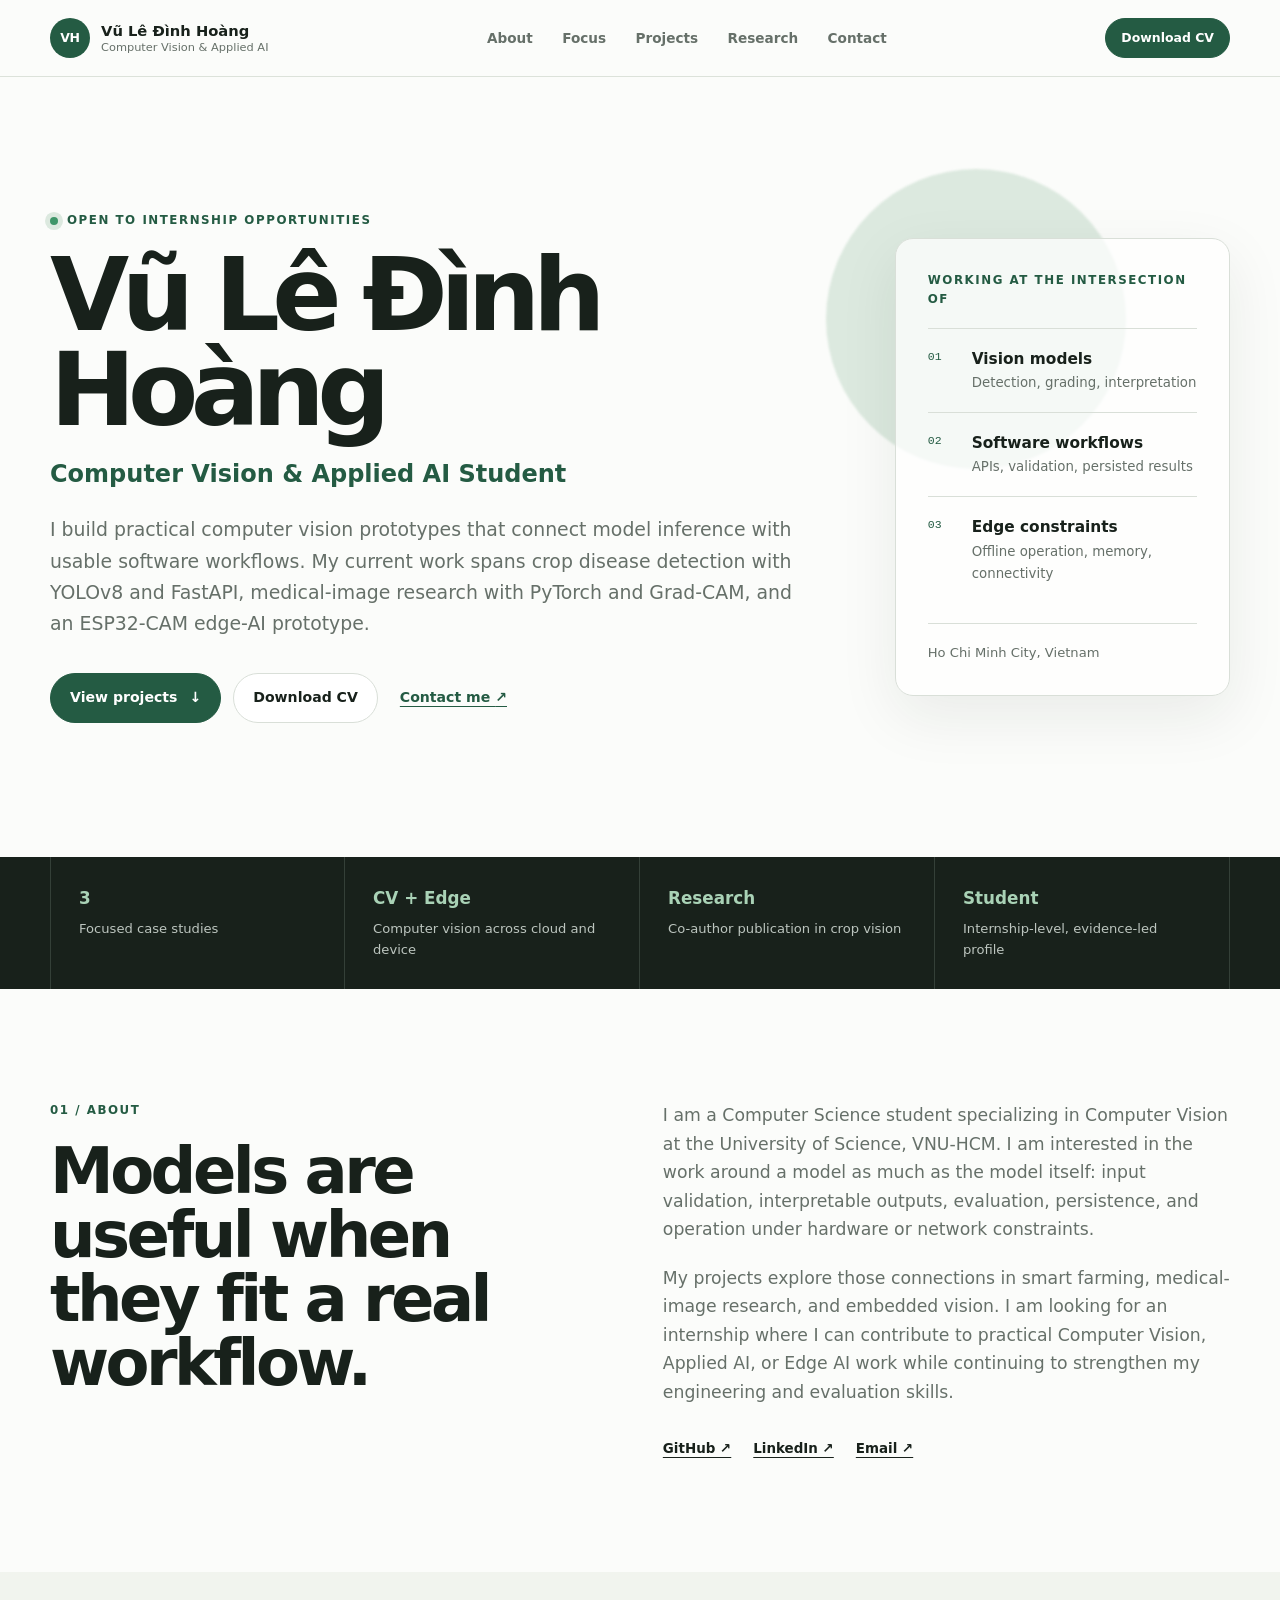
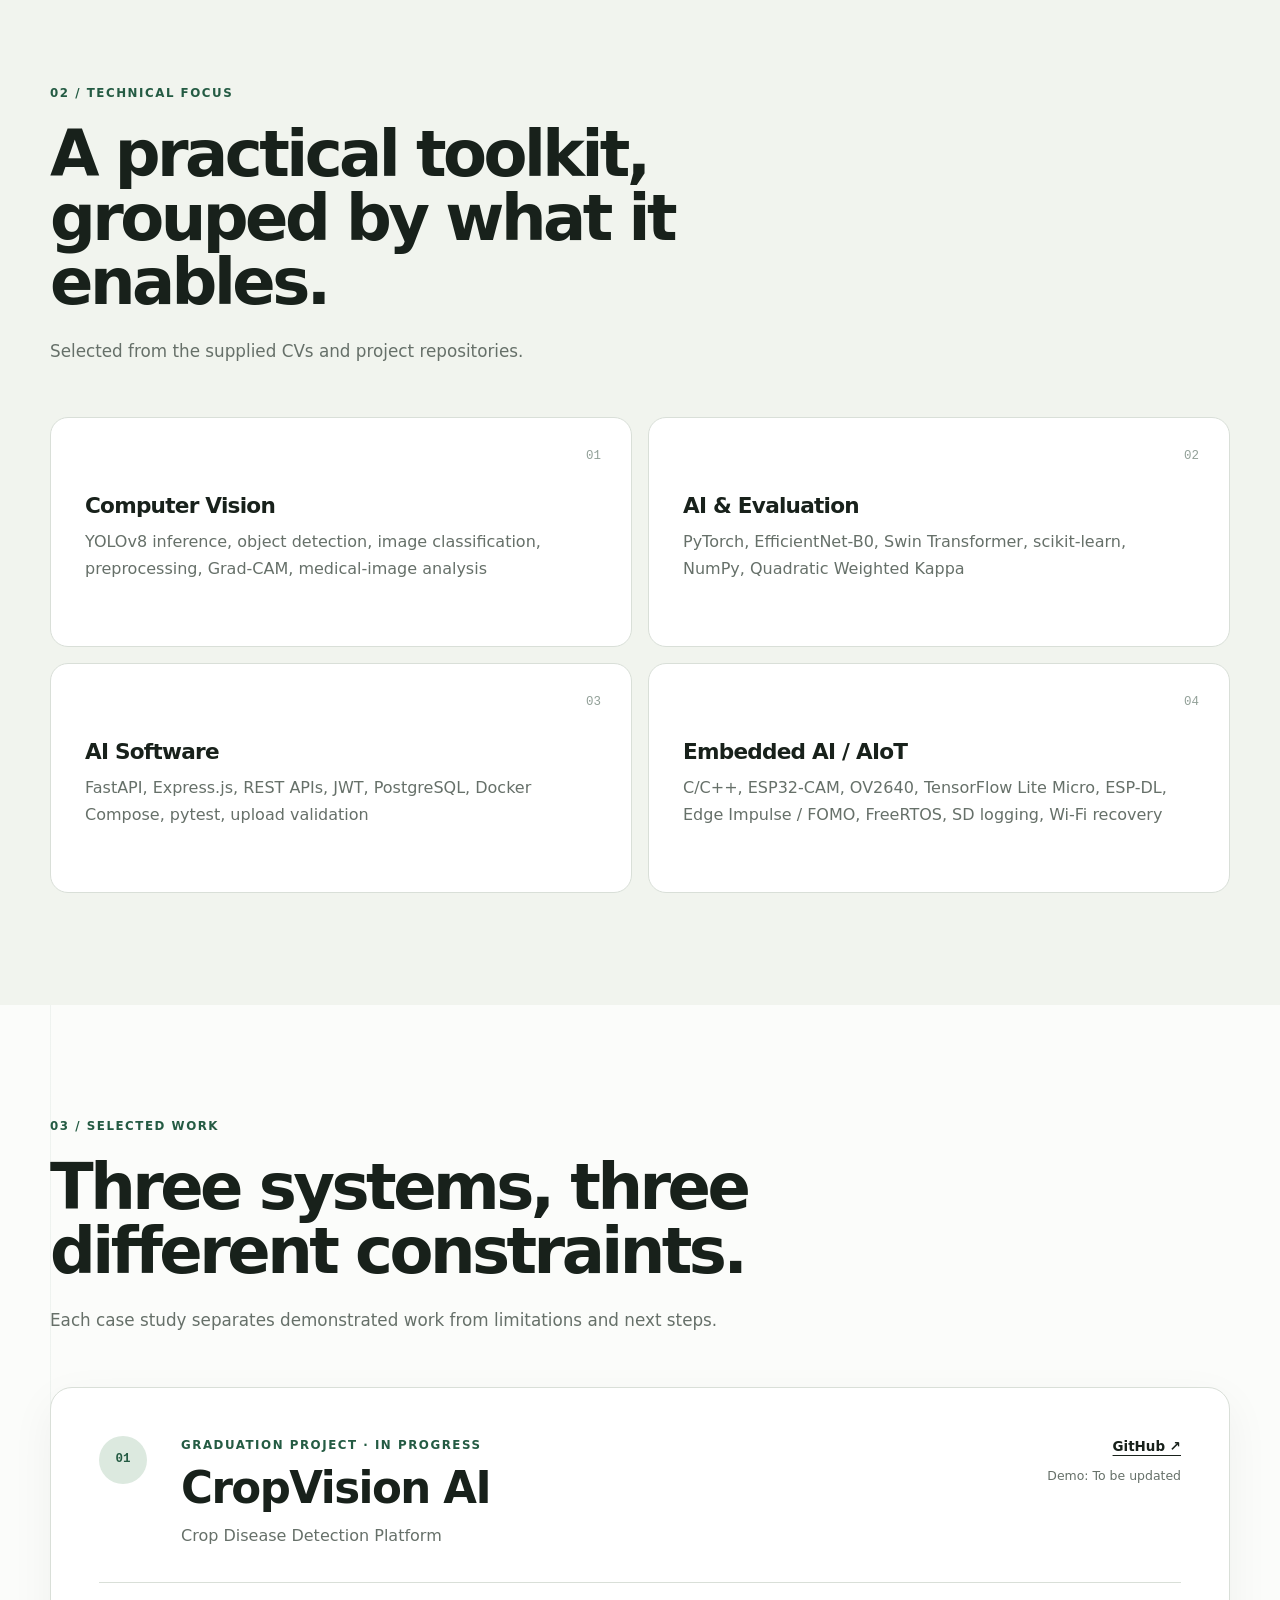
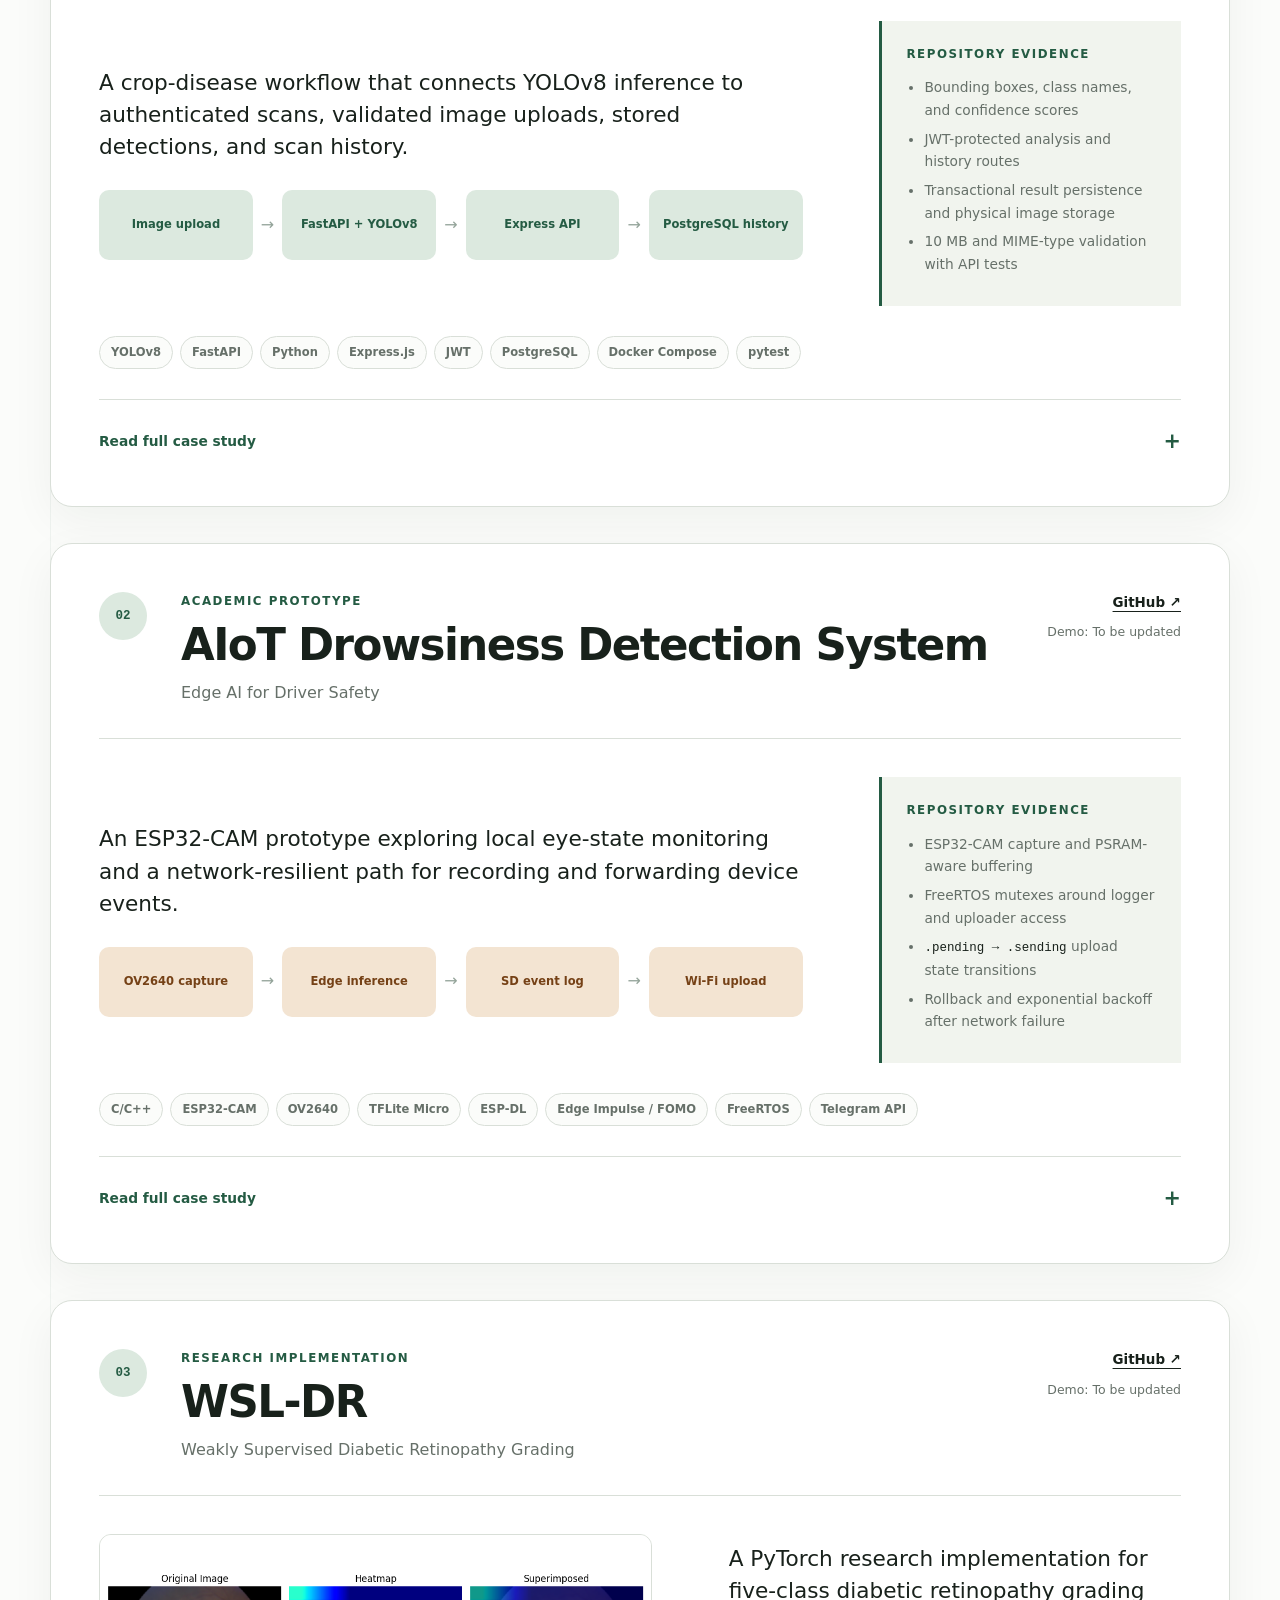
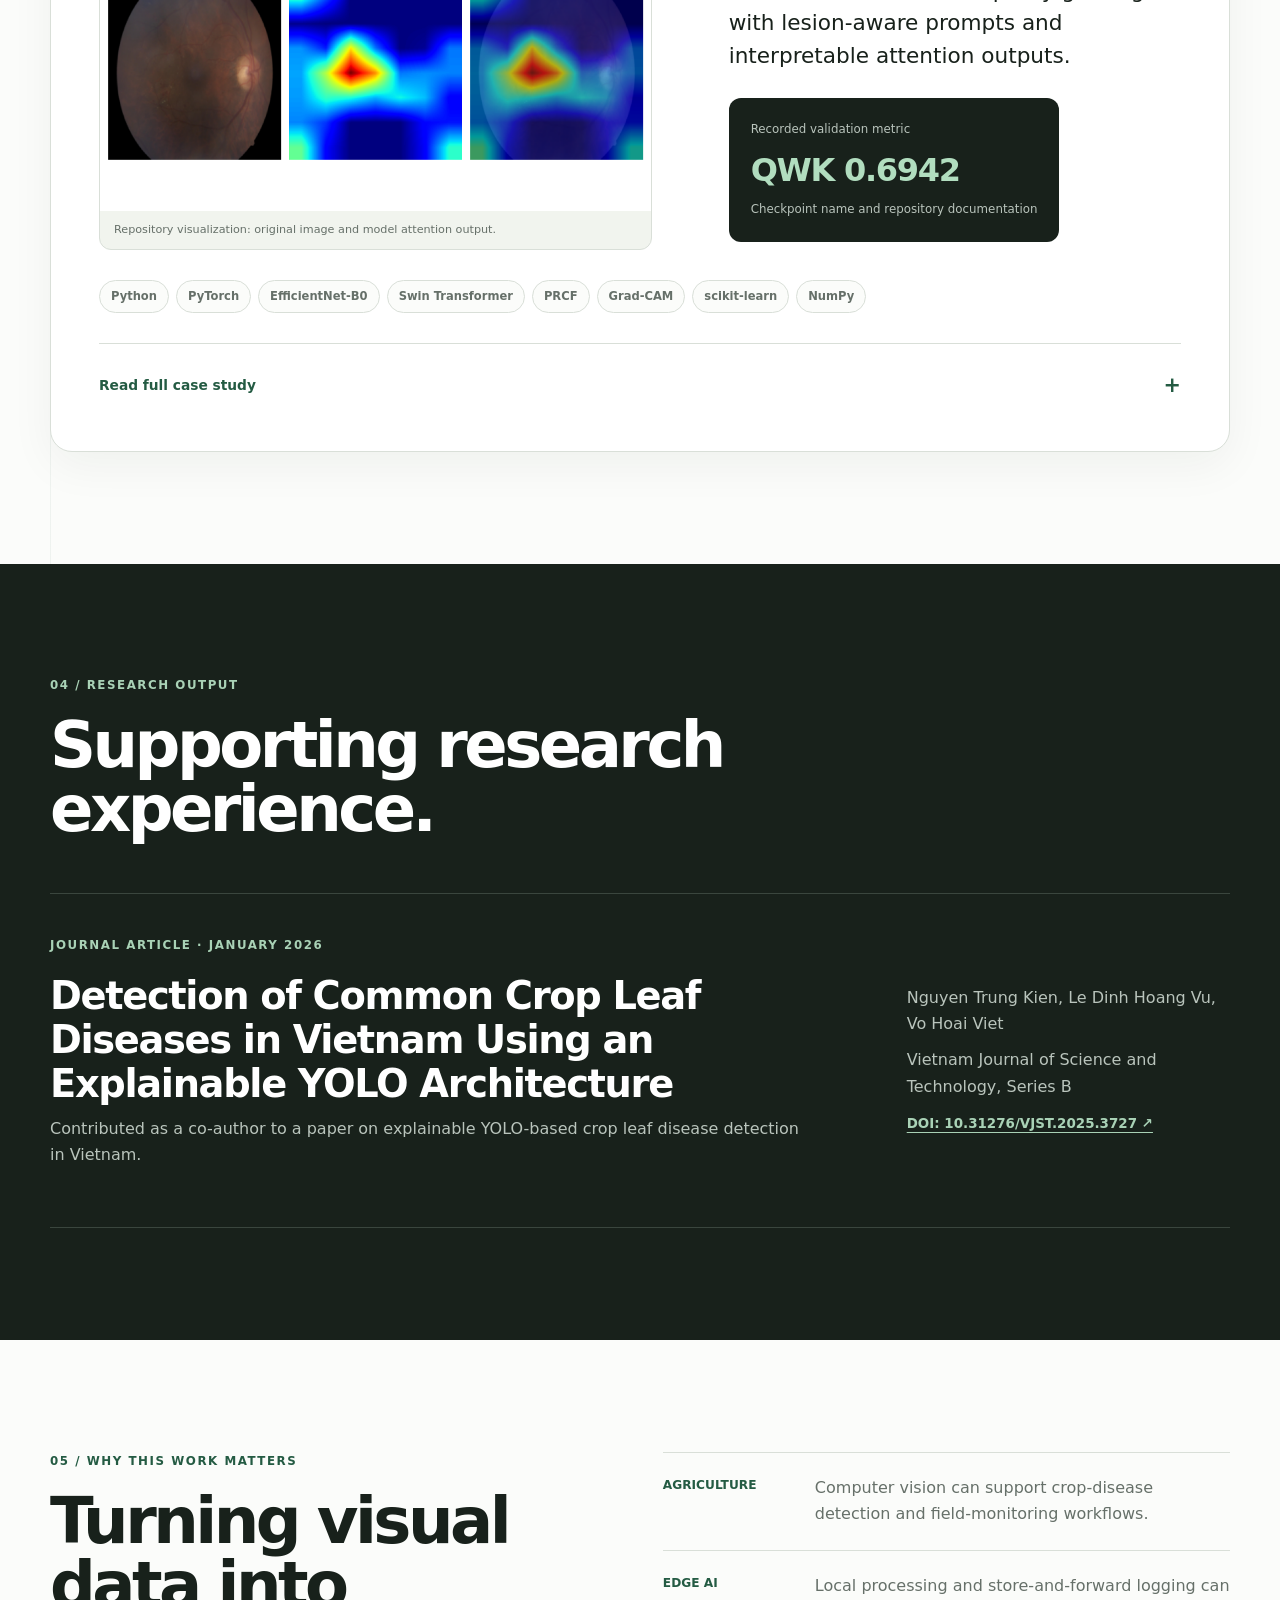
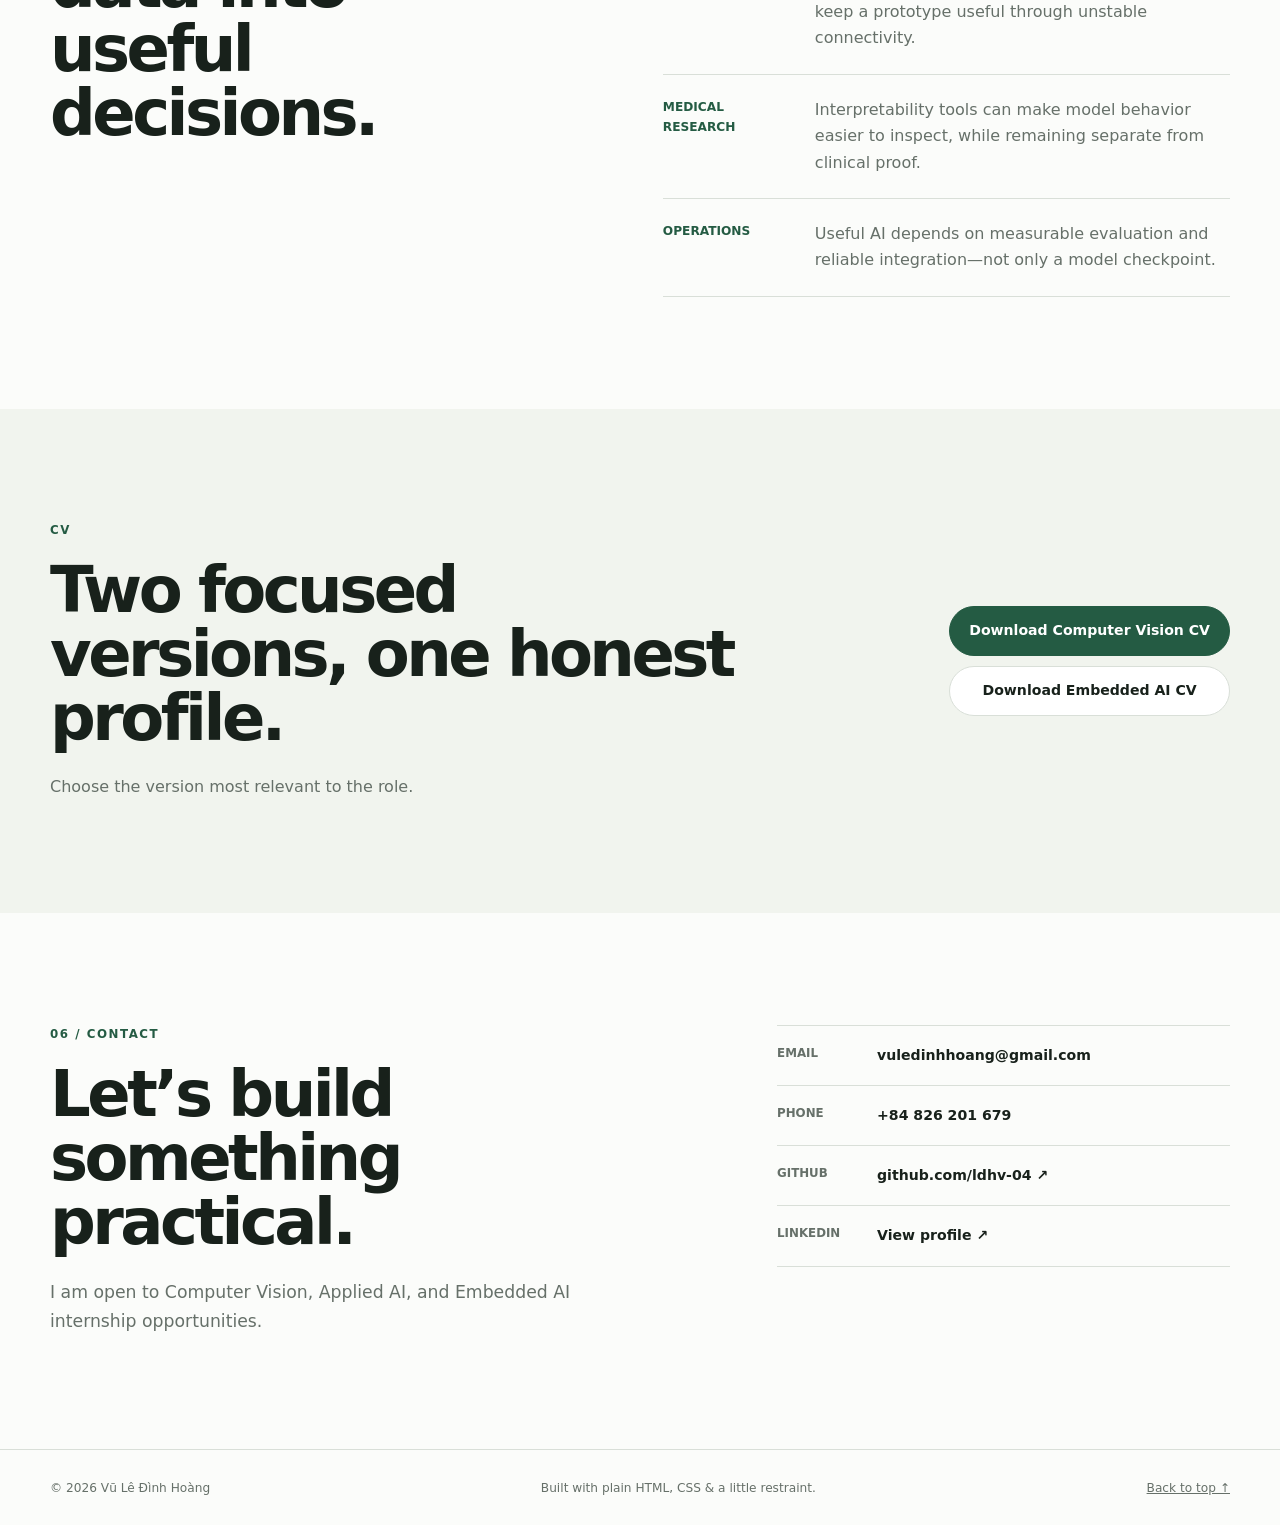
<file: index.html>
<!doctype html>
<html lang="en">
<head>
  <meta charset="utf-8">
  <meta name="viewport" content="width=device-width, initial-scale=1">
  <meta name="description" content="Vũ Lê Đình Hoàng — Computer Vision and Applied AI student building practical systems for agriculture, medical imaging, and edge AI.">
  <meta name="theme-color" content="#f5f7f2">
  <meta property="og:title" content="Vũ Lê Đình Hoàng | Computer Vision & Applied AI">
  <meta property="og:description" content="Practical computer vision systems for agriculture, medical imaging, and edge AI.">
  <meta property="og:type" content="website">
  <title>Vũ Lê Đình Hoàng | Computer Vision & Applied AI</title>
  <link rel="stylesheet" href="styles.css">
  <script src="script.js" defer></script>
</head>
<body id="top">
  <a class="skip-link" href="#main">Skip to content</a>

  <header class="site-header">
    <div class="shell nav-row">
      <a class="brand" href="#top" aria-label="Vũ Lê Đình Hoàng — home">
        <span class="brand-mark" aria-hidden="true">VH</span>
        <span>
          <strong>Vũ Lê Đình Hoàng</strong>
          <small>Computer Vision &amp; Applied AI</small>
        </span>
      </a>
      <nav aria-label="Primary navigation">
        <a href="#about">About</a>
        <a href="#focus">Focus</a>
        <a href="#projects">Projects</a>
        <a href="#research">Research</a>
        <a href="#contact">Contact</a>
      </nav>
      <a class="button button-small button-dark nav-cv" href="assets/cv/Le_Dinh_Hoang_Vu.pdf" download>Download CV</a>
    </div>
  </header>

  <main id="main">
    <section class="hero section">
      <div class="shell hero-grid">
        <div class="hero-copy">
          <p class="kicker"><span class="status-dot" aria-hidden="true"></span>Open to internship opportunities</p>
          <h1>Vũ Lê Đình Hoàng</h1>
          <p class="hero-role">Computer Vision &amp; Applied AI Student</p>
          <p class="hero-intro">I build practical computer vision prototypes that connect model inference with usable software workflows. My current work spans crop disease detection with YOLOv8 and FastAPI, medical-image research with PyTorch and Grad-CAM, and an ESP32-CAM edge-AI prototype.</p>
          <div class="actions">
            <a class="button button-primary" href="#projects">View projects <span aria-hidden="true">↓</span></a>
            <a class="button button-secondary" href="assets/cv/Le_Dinh_Hoang_Vu.pdf" download>Download CV</a>
            <a class="text-link" href="mailto:vuledinhhoang@gmail.com">Contact me <span aria-hidden="true">↗</span></a>
          </div>
        </div>

        <aside class="hero-panel" aria-label="Technical profile summary">
          <p class="panel-label">Working at the intersection of</p>
          <ol class="profile-path">
            <li><span>01</span><strong>Vision models</strong><small>Detection, grading, interpretation</small></li>
            <li><span>02</span><strong>Software workflows</strong><small>APIs, validation, persisted results</small></li>
            <li><span>03</span><strong>Edge constraints</strong><small>Offline operation, memory, connectivity</small></li>
          </ol>
          <p class="location">Ho Chi Minh City, Vietnam</p>
        </aside>
      </div>
    </section>

    <section class="proof-strip" aria-label="Portfolio highlights">
      <div class="shell proof-grid">
        <div><strong>3</strong><span>Focused case studies</span></div>
        <div><strong>CV + Edge</strong><span>Computer vision across cloud and device</span></div>
        <div><strong>Research</strong><span>Co-author publication in crop vision</span></div>
        <div><strong>Student</strong><span>Internship-level, evidence-led profile</span></div>
      </div>
    </section>

    <section class="section" id="about">
      <div class="shell split-heading">
        <div>
          <p class="section-label">01 / About</p>
          <h2>Models are useful when they fit a real workflow.</h2>
        </div>
        <div class="about-copy">
          <p>I am a Computer Science student specializing in Computer Vision at the University of Science, VNU-HCM. I am interested in the work around a model as much as the model itself: input validation, interpretable outputs, evaluation, persistence, and operation under hardware or network constraints.</p>
          <p>My projects explore those connections in smart farming, medical-image research, and embedded vision. I am looking for an internship where I can contribute to practical Computer Vision, Applied AI, or Edge AI work while continuing to strengthen my engineering and evaluation skills.</p>
          <div class="inline-links" aria-label="External profiles">
            <a href="https://github.com/ldhv-04" target="_blank" rel="noopener noreferrer">GitHub ↗</a>
            <a href="https://www.linkedin.com/in/vu-le-45a0051a7/" target="_blank" rel="noopener noreferrer">LinkedIn ↗</a>
            <a href="mailto:vuledinhhoang@gmail.com">Email ↗</a>
          </div>
        </div>
      </div>
    </section>

    <section class="section section-tinted" id="focus">
      <div class="shell">
        <div class="section-heading">
          <p class="section-label">02 / Technical focus</p>
          <h2>A practical toolkit, grouped by what it enables.</h2>
          <p>Selected from the supplied CVs and project repositories.</p>
        </div>
        <div class="focus-grid">
          <article class="focus-card">
            <span class="card-number">01</span>
            <h3>Computer Vision</h3>
            <p>YOLOv8 inference, object detection, image classification, preprocessing, Grad-CAM, medical-image analysis</p>
          </article>
          <article class="focus-card">
            <span class="card-number">02</span>
            <h3>AI &amp; Evaluation</h3>
            <p>PyTorch, EfficientNet-B0, Swin Transformer, scikit-learn, NumPy, Quadratic Weighted Kappa</p>
          </article>
          <article class="focus-card">
            <span class="card-number">03</span>
            <h3>AI Software</h3>
            <p>FastAPI, Express.js, REST APIs, JWT, PostgreSQL, Docker Compose, pytest, upload validation</p>
          </article>
          <article class="focus-card">
            <span class="card-number">04</span>
            <h3>Embedded AI / AIoT</h3>
            <p>C/C++, ESP32-CAM, OV2640, TensorFlow Lite Micro, ESP-DL, Edge Impulse / FOMO, FreeRTOS, SD logging, Wi-Fi recovery</p>
          </article>
        </div>
      </div>
    </section>

    <section class="section projects-section" id="projects">
      <div class="shell">
        <div class="section-heading">
          <p class="section-label">03 / Selected work</p>
          <h2>Three systems, three different constraints.</h2>
          <p>Each case study separates demonstrated work from limitations and next steps.</p>
        </div>

        <article class="project-card">
          <div class="project-top">
            <div class="project-index">01</div>
            <div class="project-title">
              <p class="project-status">Graduation project · In progress</p>
              <h3>CropVision AI</h3>
              <p class="project-subtitle">Crop Disease Detection Platform</p>
            </div>
            <div class="project-links">
              <a href="https://github.com/ldhv-04/CropVision" target="_blank" rel="noopener noreferrer">GitHub ↗</a>
              <span>Demo: To be updated</span>
            </div>
          </div>

          <div class="project-content">
            <div>
              <p class="project-lead">A crop-disease workflow that connects YOLOv8 inference to authenticated scans, validated image uploads, stored detections, and scan history.</p>
              <div class="flow-diagram" aria-label="CropVision system flow">
                <span>Image upload</span><i aria-hidden="true">→</i><span>FastAPI + YOLOv8</span><i aria-hidden="true">→</i><span>Express API</span><i aria-hidden="true">→</i><span>PostgreSQL history</span>
              </div>
            </div>
            <div class="evidence-list">
              <p class="mini-label">Repository evidence</p>
              <ul>
                <li>Bounding boxes, class names, and confidence scores</li>
                <li>JWT-protected analysis and history routes</li>
                <li>Transactional result persistence and physical image storage</li>
                <li>10 MB and MIME-type validation with API tests</li>
              </ul>
            </div>
          </div>

          <ul class="tags" aria-label="CropVision technologies">
            <li>YOLOv8</li><li>FastAPI</li><li>Python</li><li>Express.js</li><li>JWT</li><li>PostgreSQL</li><li>Docker Compose</li><li>pytest</li>
          </ul>

          <details class="case-study">
            <summary>Read full case study <span aria-hidden="true">+</span></summary>
            <div class="case-grid">
              <section><h4>Problem</h4><p>A model prediction alone does not give an agricultural user a usable way to submit images, receive structured detections, or revisit earlier scans.</p></section>
              <section><h4>Motivation</h4><p>Explore how computer vision can support crop monitoring by turning detections into a structured, reviewable software workflow.</p></section>
              <section><h4>My role</h4><p>Built or contributed to the FastAPI YOLOv8 service, image validation, bounding-box outputs, authenticated Express workflow, PostgreSQL result persistence, Docker setup, and prediction/upload tests.</p></section>
              <section><h4>Solution</h4><p>The FastAPI service validates images and returns detections. The Express layer protects scan routes with JWT, persists uploaded files, and stores samples and detection boxes in a PostgreSQL transaction.</p></section>
              <section><h4>Current result</h4><p>The repository supports local multi-service operation, inference integration, protected scan submission, physical image persistence, and per-user scan history. Current status: in progress.</p></section>
              <section><h4>Limitations</h4><p>Needs broader real-world crop data, clearer model evaluation, user testing, and a public deployment. The supplied repository does not establish field impact or production use.</p></section>
              <section class="case-wide"><h4>Next steps</h4><p>Strengthen dataset and evaluation reporting, improve the scan workflow, monitor inference failures, and prepare screenshots and a short demo.</p></section>
            </div>
          </details>
        </article>

        <article class="project-card">
          <div class="project-top">
            <div class="project-index">02</div>
            <div class="project-title">
              <p class="project-status">Academic prototype</p>
              <h3>AIoT Drowsiness Detection System</h3>
              <p class="project-subtitle">Edge AI for Driver Safety</p>
            </div>
            <div class="project-links">
              <a href="https://github.com/ldhv-04/SDEsp32" target="_blank" rel="noopener noreferrer">GitHub ↗</a>
              <span>Demo: To be updated</span>
            </div>
          </div>

          <div class="project-content">
            <div>
              <p class="project-lead">An ESP32-CAM prototype exploring local eye-state monitoring and a network-resilient path for recording and forwarding device events.</p>
              <div class="flow-diagram flow-amber" aria-label="Drowsiness prototype system flow">
                <span>OV2640 capture</span><i aria-hidden="true">→</i><span>Edge inference</span><i aria-hidden="true">→</i><span>SD event log</span><i aria-hidden="true">→</i><span>Wi-Fi upload</span>
              </div>
            </div>
            <div class="evidence-list">
              <p class="mini-label">Repository evidence</p>
              <ul>
                <li>ESP32-CAM capture and PSRAM-aware buffering</li>
                <li>FreeRTOS mutexes around logger and uploader access</li>
                <li><code>.pending → .sending</code> upload state transitions</li>
                <li>Rollback and exponential backoff after network failure</li>
              </ul>
            </div>
          </div>

          <ul class="tags" aria-label="Drowsiness prototype technologies">
            <li>C/C++</li><li>ESP32-CAM</li><li>OV2640</li><li>TFLite Micro</li><li>ESP-DL</li><li>Edge Impulse / FOMO</li><li>FreeRTOS</li><li>Telegram API</li>
          </ul>

          <details class="case-study">
            <summary>Read full case study <span aria-hidden="true">+</span></summary>
            <div class="case-grid">
              <section><h4>Problem</h4><p>A driver-monitoring prototype should keep its local workflow available during intermittent connectivity instead of treating the network as a hard dependency.</p></section>
              <section><h4>Motivation</h4><p>Explore how camera input, lightweight on-device inference, local event handling, and delayed synchronization fit within ESP32-CAM constraints.</p></section>
              <section><h4>My role</h4><p>The CV records work on ESP-DL face detection, dynamic 96×96 eye-region preprocessing, INT8 FOMO inference with TensorFlow Lite Micro and PSRAM, sustained-closure filtering, UART warnings, Telegram alerts, and a FreeRTOS upload task.</p></section>
              <section><h4>Solution</h4><p>The CV describes an offline eye-state pipeline with local warning logic. The repository directly shows OV2640 capture plus SD-card JSONL logging, transaction-like file states, streaming upload, rollback, and network backoff.</p></section>
              <section><h4>Current result</h4><p>Academic prototype. The repository demonstrates local camera operation and a resilient store-and-forward logging path; the full drowsiness pipeline is documented in the CV and design reports.</p></section>
              <section><h4>Limitations</h4><p>Not a certified safety product. The supplied source does not provide controlled accuracy, latency, memory, lighting, or face-angle evaluation, and does not fully expose every CV-listed inference component.</p></section>
              <section class="case-wide"><h4>Next steps</h4><p>Consolidate the inference firmware into the public repository, measure latency and memory use, build a controlled eye-state evaluation set, and test low-light and off-angle behavior.</p></section>
            </div>
          </details>
        </article>

        <article class="project-card project-card-image">
          <div class="project-top">
            <div class="project-index">03</div>
            <div class="project-title">
              <p class="project-status">Research implementation</p>
              <h3>WSL-DR</h3>
              <p class="project-subtitle">Weakly Supervised Diabetic Retinopathy Grading</p>
            </div>
            <div class="project-links">
              <a href="https://github.com/ldhv-04/WLS-DR" target="_blank" rel="noopener noreferrer">GitHub ↗</a>
              <span>Demo: To be updated</span>
            </div>
          </div>

          <div class="project-content">
            <figure class="project-figure">
              <img src="assets/images/projects/wsl-dr-grad-cam.png" alt="Retinal fundus image beside a Grad-CAM attention map" loading="lazy">
              <figcaption>Repository visualization: original image and model attention output.</figcaption>
            </figure>
            <div>
              <p class="project-lead">A PyTorch research implementation for five-class diabetic retinopathy grading with lesion-aware prompts and interpretable attention outputs.</p>
              <div class="metric-card">
                <span>Recorded validation metric</span>
                <strong>QWK 0.6942</strong>
                <small>Checkpoint name and repository documentation</small>
              </div>
            </div>
          </div>

          <ul class="tags" aria-label="WSL-DR technologies">
            <li>Python</li><li>PyTorch</li><li>EfficientNet-B0</li><li>Swin Transformer</li><li>PRCF</li><li>Grad-CAM</li><li>scikit-learn</li><li>NumPy</li>
          </ul>

          <details class="case-study">
            <summary>Read full case study <span aria-hidden="true">+</span></summary>
            <div class="case-grid">
              <section><h4>Problem</h4><p>Detailed lesion annotations are expensive. Weak supervision investigates whether image-level labels can support grading while still producing lesion-aware visual explanations.</p></section>
              <section><h4>Motivation</h4><p>Study medical-image model design and interpretation in a setting where annotation detail is limited.</p></section>
              <section><h4>My role</h4><p>Implemented the five-class PyTorch grading pipeline, EfficientNet-B0 attention module, Swin Transformer backbone, PRCF feature fusion, Grad-CAM outputs, and QWK evaluation.</p></section>
              <section><h4>Solution</h4><p>An EfficientNet attention module produces a lesion prompt, PRCF fuses it with Swin patch features, and the remaining Swin stages produce a grade. Grad-CAM supports inspection of model attention.</p></section>
              <section><h4>Current result</h4><p>The repository records a validation QWK of 0.6942 and includes a CLI demo for grade prediction and four-panel attention visualization.</p></section>
              <section><h4>Limitations</h4><p>Research implementation only. It needs stronger reproducibility and external validation; attention maps are supportive visualizations, not clinical evidence. Not for diagnosis.</p></section>
              <section class="case-wide"><h4>Next steps</h4><p>Document dataset preparation, add experiment tracking, compare backbones, publish a clearer evaluation report, and validate on an external dataset.</p></section>
            </div>
          </details>
        </article>
      </div>
    </section>

    <section class="section section-dark" id="research">
      <div class="shell">
        <div class="section-heading">
          <p class="section-label">04 / Research output</p>
          <h2>Supporting research experience.</h2>
        </div>
        <article class="publication">
          <div>
            <p class="publication-type">Journal article · January 2026</p>
            <h3>Detection of Common Crop Leaf Diseases in Vietnam Using an Explainable YOLO Architecture</h3>
            <p>Contributed as a co-author to a paper on explainable YOLO-based crop leaf disease detection in Vietnam.</p>
          </div>
          <div class="publication-meta">
            <p>Nguyen Trung Kien, Le Dinh Hoang Vu, Vo Hoai Viet</p>
            <p>Vietnam Journal of Science and Technology, Series B</p>
            <a href="https://doi.org/10.31276/VJST.2025.3727" target="_blank" rel="noopener noreferrer">DOI: 10.31276/VJST.2025.3727 ↗</a>
          </div>
        </article>
      </div>
    </section>

    <section class="section impact">
      <div class="shell split-heading">
        <div>
          <p class="section-label">05 / Why this work matters</p>
          <h2>Turning visual data into useful decisions.</h2>
        </div>
        <div class="impact-list">
          <article><span>Agriculture</span><p>Computer vision can support crop-disease detection and field-monitoring workflows.</p></article>
          <article><span>Edge AI</span><p>Local processing and store-and-forward logging can keep a prototype useful through unstable connectivity.</p></article>
          <article><span>Medical research</span><p>Interpretability tools can make model behavior easier to inspect, while remaining separate from clinical proof.</p></article>
          <article><span>Operations</span><p>Useful AI depends on measurable evaluation and reliable integration—not only a model checkpoint.</p></article>
        </div>
      </div>
    </section>

    <section class="section section-tinted cv-section">
      <div class="shell cv-panel">
        <div>
          <p class="section-label">CV</p>
          <h2>Two focused versions, one honest profile.</h2>
          <p>Choose the version most relevant to the role.</p>
        </div>
        <div class="cv-actions">
          <a class="button button-dark" href="assets/cv/Le_Dinh_Hoang_Vu.pdf" download>Download Computer Vision CV</a>
          <a class="button button-secondary" href="assets/cv/Le_Dinh_Hoang_Vu_Embedded_AI.pdf" download>Download Embedded AI CV</a>
        </div>
      </div>
    </section>

    <section class="section contact-section" id="contact">
      <div class="shell contact-grid">
        <div>
          <p class="section-label">06 / Contact</p>
          <h2>Let’s build something practical.</h2>
          <p>I am open to Computer Vision, Applied AI, and Embedded AI internship opportunities.</p>
        </div>
        <address>
          <a href="mailto:vuledinhhoang@gmail.com"><span>Email</span><strong>vuledinhhoang@gmail.com</strong></a>
          <a href="tel:+84826201679"><span>Phone</span><strong>+84 826 201 679</strong></a>
          <a href="https://github.com/ldhv-04" target="_blank" rel="noopener noreferrer"><span>GitHub</span><strong>github.com/ldhv-04 ↗</strong></a>
          <a href="https://www.linkedin.com/in/vu-le-45a0051a7/" target="_blank" rel="noopener noreferrer"><span>LinkedIn</span><strong>View profile ↗</strong></a>
        </address>
      </div>
    </section>
  </main>

  <footer>
    <div class="shell footer-row">
      <p>© <span data-year>2026</span> Vũ Lê Đình Hoàng</p>
      <p>Built with plain HTML, CSS &amp; a little restraint.</p>
      <a href="#top">Back to top ↑</a>
    </div>
  </footer>
</body>
</html>
</file>
<file: styles.css>
:root {
  --ink: #18211b;
  --muted: #667069;
  --paper: #fbfcfa;
  --tint: #f1f4ee;
  --line: #d9dfd8;
  --green: #245b43;
  --green-soft: #dce9df;
  --amber: #a96422;
  --white: #fff;
  --radius: 18px;
  --shadow: 0 20px 60px rgba(24, 33, 27, .08);
  --width: 1180px;
}

* {
  box-sizing: border-box;
}

html {
  scroll-behavior: smooth;
}

body {
  margin: 0;
  overflow-x: hidden;
  color: var(--ink);
  background: var(--paper);
  font-family: Inter, ui-sans-serif, system-ui, -apple-system, BlinkMacSystemFont, "Segoe UI", sans-serif;
  font-size: 16px;
  line-height: 1.65;
  -webkit-font-smoothing: antialiased;
}

a {
  color: inherit;
}

img {
  display: block;
  max-width: 100%;
}

button,
a {
  -webkit-tap-highlight-color: transparent;
}

.shell {
  width: min(calc(100% - 48px), var(--width));
  margin-inline: auto;
}

.skip-link {
  position: fixed;
  z-index: 100;
  top: 12px;
  left: 12px;
  padding: 10px 14px;
  color: var(--white);
  background: var(--ink);
  transform: translateY(-150%);
}

.skip-link:focus {
  transform: translateY(0);
}

.site-header {
  position: sticky;
  z-index: 20;
  top: 0;
  border-bottom: 1px solid rgba(217, 223, 216, .9);
  background: rgba(251, 252, 250, .92);
  backdrop-filter: blur(16px);
}

.nav-row {
  display: grid;
  grid-template-columns: auto 1fr auto;
  align-items: center;
  min-height: 76px;
  gap: 36px;
}

.brand {
  display: inline-flex;
  align-items: center;
  gap: 11px;
  text-decoration: none;
}

.brand-mark {
  display: grid;
  width: 40px;
  height: 40px;
  place-items: center;
  border-radius: 50%;
  color: var(--white);
  background: var(--green);
  font-size: .78rem;
  font-weight: 800;
  letter-spacing: -.03em;
}

.brand strong,
.brand small {
  display: block;
  line-height: 1.3;
}

.brand strong {
  font-size: .92rem;
}

.brand small {
  color: var(--muted);
  font-size: .71rem;
}

nav {
  display: flex;
  justify-content: center;
  gap: clamp(16px, 2.3vw, 34px);
}

nav a {
  color: var(--muted);
  font-size: .85rem;
  font-weight: 700;
  text-decoration: none;
}

nav a:hover,
nav a:focus-visible,
.inline-links a:hover,
.project-links a:hover,
.publication a:hover {
  color: var(--green);
}

.section {
  padding: 112px 0;
  scroll-margin-top: 76px;
}

.section-tinted {
  background: var(--tint);
}

.hero {
  display: grid;
  min-height: min(780px, calc(100vh - 76px));
  align-items: center;
  overflow: hidden;
}

.hero-grid {
  display: grid;
  grid-template-columns: minmax(0, 1.55fr) minmax(330px, .7fr);
  gap: clamp(60px, 8vw, 120px);
  align-items: center;
}

.kicker,
.section-label,
.project-status,
.panel-label,
.mini-label,
.publication-type {
  margin: 0 0 18px;
  color: var(--green);
  font-size: .74rem;
  font-weight: 800;
  letter-spacing: .13em;
  text-transform: uppercase;
}

.kicker {
  display: flex;
  align-items: center;
  gap: 9px;
}

.status-dot {
  width: 8px;
  height: 8px;
  border-radius: 50%;
  background: #3f9669;
  box-shadow: 0 0 0 5px var(--green-soft);
}

h1,
h2,
h3,
h4,
p {
  margin-top: 0;
}

h1 {
  max-width: 820px;
  margin-bottom: 18px;
  font-size: clamp(3.2rem, 8vw, 7.4rem);
  line-height: .92;
  letter-spacing: -.075em;
}

h2 {
  margin-bottom: 24px;
  font-size: clamp(2.3rem, 5vw, 4.4rem);
  line-height: 1;
  letter-spacing: -.055em;
}

h3 {
  margin-bottom: 10px;
  font-size: clamp(1.35rem, 2.4vw, 2rem);
  line-height: 1.15;
  letter-spacing: -.035em;
}

h4 {
  margin-bottom: 8px;
  font-size: .78rem;
  letter-spacing: .08em;
  text-transform: uppercase;
}

.hero-role {
  margin-bottom: 20px;
  color: var(--green);
  font-size: clamp(1.1rem, 2.2vw, 1.5rem);
  font-weight: 750;
}

.hero-intro {
  max-width: 750px;
  margin-bottom: 0;
  color: var(--muted);
  font-size: clamp(1rem, 1.6vw, 1.18rem);
}

.actions {
  display: flex;
  flex-wrap: wrap;
  align-items: center;
  gap: 12px;
  margin-top: 34px;
}

.button {
  display: inline-flex;
  min-height: 50px;
  align-items: center;
  justify-content: center;
  gap: 12px;
  padding: 11px 19px;
  border: 1px solid var(--ink);
  border-radius: 999px;
  font-size: .88rem;
  font-weight: 800;
  text-decoration: none;
  transition: transform .2s ease, color .2s ease, background .2s ease;
}

.button:hover {
  transform: translateY(-2px);
}

.button-small {
  min-height: 40px;
  padding: 8px 15px;
  font-size: .78rem;
}

.button-primary,
.button-dark {
  color: var(--white);
  border-color: var(--green);
  background: var(--green);
}

.button-primary:hover,
.button-dark:hover {
  border-color: var(--ink);
  background: var(--ink);
}

.button-secondary {
  border-color: var(--line);
  background: var(--white);
}

.button-secondary:hover {
  border-color: var(--green);
  color: var(--green);
}

.text-link {
  padding: 11px 10px;
  color: var(--green);
  font-size: .88rem;
  font-weight: 800;
  text-underline-offset: 4px;
}

.hero-panel {
  position: relative;
  padding: 32px;
  border: 1px solid var(--line);
  border-radius: var(--radius);
  background: rgba(255, 255, 255, .72);
  box-shadow: var(--shadow);
}

.hero-panel::before {
  position: absolute;
  z-index: -1;
  width: 300px;
  height: 300px;
  border-radius: 50%;
  background: var(--green-soft);
  content: "";
  inset: -70px auto auto -70px;
  filter: blur(1px);
}

.profile-path {
  margin: 0;
  padding: 0;
  list-style: none;
}

.profile-path li {
  display: grid;
  grid-template-columns: 30px 1fr;
  gap: 0 14px;
  padding: 18px 0;
  border-top: 1px solid var(--line);
}

.profile-path li > span {
  grid-row: 1 / 3;
  color: var(--green);
  font-family: ui-monospace, SFMono-Regular, Consolas, monospace;
  font-size: .72rem;
}

.profile-path strong {
  font-size: .96rem;
}

.profile-path small {
  color: var(--muted);
}

.location {
  margin: 20px 0 0;
  padding-top: 18px;
  border-top: 1px solid var(--line);
  color: var(--muted);
  font-size: .82rem;
}

.proof-strip {
  color: var(--white);
  background: var(--ink);
}

.proof-grid {
  display: grid;
  grid-template-columns: repeat(4, 1fr);
}

.proof-grid > div {
  min-height: 126px;
  padding: 28px;
  border-right: 1px solid #344038;
}

.proof-grid > div:first-child {
  border-left: 1px solid #344038;
}

.proof-grid strong,
.proof-grid span {
  display: block;
}

.proof-grid strong {
  margin-bottom: 5px;
  color: #a9d2b6;
  font-size: 1.05rem;
}

.proof-grid span {
  color: #bcc5bf;
  font-size: .82rem;
}

.split-heading {
  display: grid;
  grid-template-columns: minmax(0, .9fr) minmax(360px, 1fr);
  gap: clamp(50px, 8vw, 120px);
}

.split-heading h2 {
  max-width: 650px;
}

.about-copy {
  color: var(--muted);
  font-size: 1.08rem;
}

.about-copy p {
  margin-bottom: 20px;
}

.inline-links {
  display: flex;
  flex-wrap: wrap;
  gap: 22px;
  margin-top: 32px;
}

.inline-links a,
.project-links a,
.publication a {
  color: var(--ink);
  font-size: .84rem;
  font-weight: 800;
  text-underline-offset: 4px;
}

.section-heading {
  max-width: 800px;
  margin-bottom: 52px;
}

.section-heading > p:last-child {
  margin-bottom: 0;
  color: var(--muted);
  font-size: 1.05rem;
}

.focus-grid {
  display: grid;
  grid-template-columns: repeat(2, 1fr);
  gap: 16px;
}

.focus-card {
  position: relative;
  min-height: 230px;
  padding: 34px;
  border: 1px solid var(--line);
  border-radius: var(--radius);
  background: var(--white);
}

.focus-card h3 {
  margin-top: 42px;
  font-size: 1.35rem;
}

.focus-card p {
  max-width: 490px;
  margin-bottom: 0;
  color: var(--muted);
}

.card-number {
  position: absolute;
  top: 28px;
  right: 30px;
  color: #92a098;
  font-family: ui-monospace, SFMono-Regular, Consolas, monospace;
  font-size: .78rem;
}

.projects-section {
  background:
    linear-gradient(to right, transparent calc(50% - 590px), rgba(36, 91, 67, .06) calc(50% - 590px), rgba(36, 91, 67, .06) calc(50% - 589px), transparent calc(50% - 589px)),
    var(--paper);
}

.project-card {
  margin-bottom: 36px;
  padding: clamp(24px, 4vw, 48px);
  border: 1px solid var(--line);
  border-radius: calc(var(--radius) + 4px);
  background: var(--white);
  box-shadow: 0 14px 45px rgba(24, 33, 27, .05);
}

.project-card:last-child {
  margin-bottom: 0;
}

.project-top {
  display: grid;
  grid-template-columns: 56px 1fr auto;
  gap: 26px;
  align-items: start;
  padding-bottom: 32px;
  border-bottom: 1px solid var(--line);
}

.project-index {
  display: grid;
  width: 48px;
  height: 48px;
  place-items: center;
  border-radius: 50%;
  color: var(--green);
  background: var(--green-soft);
  font-family: ui-monospace, SFMono-Regular, Consolas, monospace;
  font-size: .78rem;
  font-weight: 800;
}

.project-status {
  margin-bottom: 8px;
}

.project-title h3 {
  font-size: clamp(1.7rem, 3.4vw, 2.8rem);
}

.project-subtitle {
  margin-bottom: 0;
  color: var(--muted);
}

.project-links {
  display: grid;
  justify-items: end;
  gap: 8px;
}

.project-links span {
  color: var(--muted);
  font-size: .78rem;
}

.project-content {
  display: grid;
  grid-template-columns: minmax(0, 1.4fr) minmax(280px, .6fr);
  gap: clamp(30px, 6vw, 80px);
  align-items: center;
  padding: 38px 0 30px;
}

.project-card-image .project-content {
  grid-template-columns: minmax(0, 1.1fr) minmax(280px, .9fr);
}

.project-lead {
  max-width: 700px;
  margin-bottom: 26px;
  font-size: clamp(1.08rem, 1.8vw, 1.35rem);
  line-height: 1.5;
}

.flow-diagram {
  display: flex;
  align-items: stretch;
  gap: 8px;
}

.flow-diagram span {
  display: grid;
  flex: 1;
  min-height: 70px;
  place-items: center;
  padding: 12px;
  border-radius: 10px;
  color: var(--green);
  background: var(--green-soft);
  font-size: .72rem;
  font-weight: 800;
  text-align: center;
}

.flow-diagram i {
  align-self: center;
  color: #94a49a;
  font-style: normal;
}

.flow-amber span {
  color: #754116;
  background: #f3e4d2;
}

.evidence-list {
  padding: 24px;
  border-left: 3px solid var(--green);
  background: var(--tint);
}

.evidence-list .mini-label {
  margin-bottom: 12px;
}

.evidence-list ul {
  margin: 0;
  padding-left: 18px;
}

.evidence-list li {
  margin-bottom: 6px;
  color: var(--muted);
  font-size: .86rem;
}

.evidence-list code {
  color: var(--ink);
  font-size: .78rem;
}

.tags {
  display: flex;
  flex-wrap: wrap;
  gap: 7px;
  margin: 0 0 30px;
  padding: 0;
  list-style: none;
}

.tags li {
  padding: 6px 11px;
  border: 1px solid var(--line);
  border-radius: 999px;
  color: var(--muted);
  background: var(--paper);
  font-size: .72rem;
  font-weight: 750;
}

.case-study {
  border-top: 1px solid var(--line);
}

.case-study summary {
  display: flex;
  align-items: center;
  justify-content: space-between;
  padding: 24px 0 0;
  cursor: pointer;
  color: var(--green);
  font-size: .86rem;
  font-weight: 800;
  list-style: none;
}

.case-study summary::-webkit-details-marker {
  display: none;
}

.case-study summary span {
  font-size: 1.3rem;
  transition: transform .2s ease;
}

.case-study[open] summary span {
  transform: rotate(45deg);
}

.case-grid {
  display: grid;
  grid-template-columns: repeat(2, 1fr);
  gap: 0;
  margin-top: 24px;
  border-top: 1px solid var(--line);
  border-left: 1px solid var(--line);
}

.case-grid section {
  padding: 24px;
  border-right: 1px solid var(--line);
  border-bottom: 1px solid var(--line);
}

.case-grid p {
  margin-bottom: 0;
  color: var(--muted);
  font-size: .88rem;
}

.case-wide {
  grid-column: 1 / -1;
}

.project-figure {
  overflow: hidden;
  margin: 0;
  border: 1px solid var(--line);
  border-radius: 12px;
  background: var(--tint);
}

.project-figure img {
  width: 100%;
  aspect-ratio: 2 / 1;
  object-fit: cover;
}

.project-figure figcaption {
  padding: 10px 14px;
  color: var(--muted);
  font-size: .7rem;
}

.metric-card {
  display: inline-grid;
  min-width: 260px;
  padding: 22px;
  border-radius: 12px;
  color: var(--white);
  background: var(--ink);
}

.metric-card span,
.metric-card small {
  color: #b9c4bc;
  font-size: .74rem;
}

.metric-card strong {
  margin: 4px 0;
  color: #b1ddbf;
  font-size: 2rem;
  letter-spacing: -.04em;
}

.section-dark {
  color: var(--white);
  background: var(--ink);
}

.section-dark .section-label,
.section-dark .publication-type {
  color: #a9d2b6;
}

.publication {
  display: grid;
  grid-template-columns: minmax(0, 1.4fr) minmax(280px, .6fr);
  gap: clamp(40px, 8vw, 110px);
  padding: 42px 0;
  border-top: 1px solid #3a463e;
  border-bottom: 1px solid #3a463e;
}

.publication h3 {
  max-width: 700px;
  font-size: clamp(1.6rem, 3vw, 2.4rem);
}

.publication > div:first-child > p:last-child,
.publication-meta p {
  color: #b9c4bc;
}

.publication-meta {
  align-self: center;
}

.publication-meta p {
  margin-bottom: 10px;
}

.publication a {
  color: #a9d2b6;
}

.impact-list {
  border-top: 1px solid var(--line);
}

.impact-list article {
  display: grid;
  grid-template-columns: 130px 1fr;
  gap: 22px;
  padding: 22px 0;
  border-bottom: 1px solid var(--line);
}

.impact-list span {
  color: var(--green);
  font-size: .76rem;
  font-weight: 800;
  text-transform: uppercase;
}

.impact-list p {
  margin-bottom: 0;
  color: var(--muted);
}

.cv-panel {
  display: grid;
  grid-template-columns: minmax(0, 1fr) auto;
  gap: 50px;
  align-items: center;
}

.cv-panel h2 {
  max-width: 720px;
}

.cv-panel p:last-child {
  margin-bottom: 0;
  color: var(--muted);
}

.cv-actions {
  display: flex;
  flex-direction: column;
  gap: 10px;
}

.contact-section {
  padding-bottom: 96px;
}

.contact-grid {
  display: grid;
  grid-template-columns: minmax(0, 1fr) minmax(380px, .7fr);
  gap: 80px;
}

.contact-grid > div > p:last-child {
  max-width: 600px;
  color: var(--muted);
  font-size: 1.08rem;
}

address {
  display: grid;
  align-self: start;
  font-style: normal;
}

address a {
  display: grid;
  grid-template-columns: 80px 1fr;
  gap: 20px;
  padding: 18px 0;
  border-bottom: 1px solid var(--line);
  text-decoration: none;
}

address a:first-child {
  border-top: 1px solid var(--line);
}

address span {
  color: var(--muted);
  font-size: .74rem;
  font-weight: 750;
  text-transform: uppercase;
}

address strong {
  font-size: .88rem;
  overflow-wrap: anywhere;
}

address a:hover strong {
  color: var(--green);
}

footer {
  padding: 28px 0;
  border-top: 1px solid var(--line);
}

.footer-row {
  display: flex;
  align-items: center;
  justify-content: space-between;
  gap: 24px;
}

.footer-row p,
.footer-row a {
  margin: 0;
  color: var(--muted);
  font-size: .76rem;
}

:focus-visible {
  outline: 3px solid #7fb28e;
  outline-offset: 3px;
}

@media (max-width: 940px) {
  .nav-row {
    grid-template-columns: auto 1fr;
  }

  nav {
    justify-content: end;
    overflow-x: auto;
  }

  .nav-cv {
    display: none;
  }

  .hero-grid,
  .split-heading,
  .contact-grid {
    grid-template-columns: 1fr;
  }

  .hero {
    min-height: auto;
  }

  .hero-panel {
    max-width: 620px;
  }

  .proof-grid {
    grid-template-columns: repeat(2, 1fr);
  }

  .proof-grid > div:nth-child(3) {
    border-left: 1px solid #344038;
  }

  .project-content,
  .project-card-image .project-content,
  .publication,
  .cv-panel {
    grid-template-columns: 1fr;
  }

  .cv-actions {
    align-items: flex-start;
  }
}

@media (max-width: 680px) {
  .shell {
    width: min(calc(100% - 28px), var(--width));
  }

  .section {
    padding: 76px 0;
  }

  .nav-row {
    display: flex;
    min-height: 66px;
  }

  .brand {
    flex: 0 0 auto;
  }

  .brand small {
    display: none;
  }

  nav {
    min-width: 0;
    justify-content: flex-start;
    margin-left: auto;
    gap: 18px;
  }

  nav a {
    white-space: nowrap;
  }

  nav a:nth-child(2),
  nav a:nth-child(4) {
    display: none;
  }

  h1 {
    font-size: clamp(3.2rem, 18vw, 5.2rem);
  }

  .hero-grid {
    gap: 50px;
  }

  .hero-panel {
    padding: 24px;
  }

  .proof-grid,
  .focus-grid {
    grid-template-columns: 1fr;
  }

  .proof-grid > div,
  .proof-grid > div:first-child,
  .proof-grid > div:nth-child(3) {
    min-height: 100px;
    border-right: 1px solid #344038;
    border-bottom: 1px solid #344038;
    border-left: 1px solid #344038;
  }

  .project-card {
    padding: 22px;
  }

  .project-top {
    grid-template-columns: 44px 1fr;
    gap: 16px;
  }

  .project-index {
    width: 40px;
    height: 40px;
  }

  .project-links {
    grid-column: 2;
    justify-items: start;
  }

  .project-content {
    padding-top: 28px;
  }

  .flow-diagram {
    display: grid;
    grid-template-columns: 1fr;
  }

  .flow-diagram i {
    justify-self: center;
    transform: rotate(90deg);
  }

  .case-grid {
    grid-template-columns: 1fr;
  }

  .case-wide {
    grid-column: auto;
  }

  .impact-list article {
    grid-template-columns: 1fr;
    gap: 5px;
  }

  .button {
    width: 100%;
  }

  .actions .text-link {
    width: 100%;
    text-align: center;
  }

  .cv-actions {
    width: 100%;
  }

  .contact-grid {
    gap: 40px;
  }

  address a {
    grid-template-columns: 1fr;
    gap: 4px;
  }

  .footer-row {
    align-items: flex-start;
    flex-direction: column;
    gap: 8px;
  }
}

@media (prefers-reduced-motion: reduce) {
  html {
    scroll-behavior: auto;
  }

  *,
  *::before,
  *::after {
    transition-duration: .01ms !important;
  }
}

@media print {
  .site-header,
  .actions,
  footer {
    display: none;
  }

  .section {
    padding: 40px 0;
  }

  .project-card {
    break-inside: avoid;
    box-shadow: none;
  }
}
</file>
